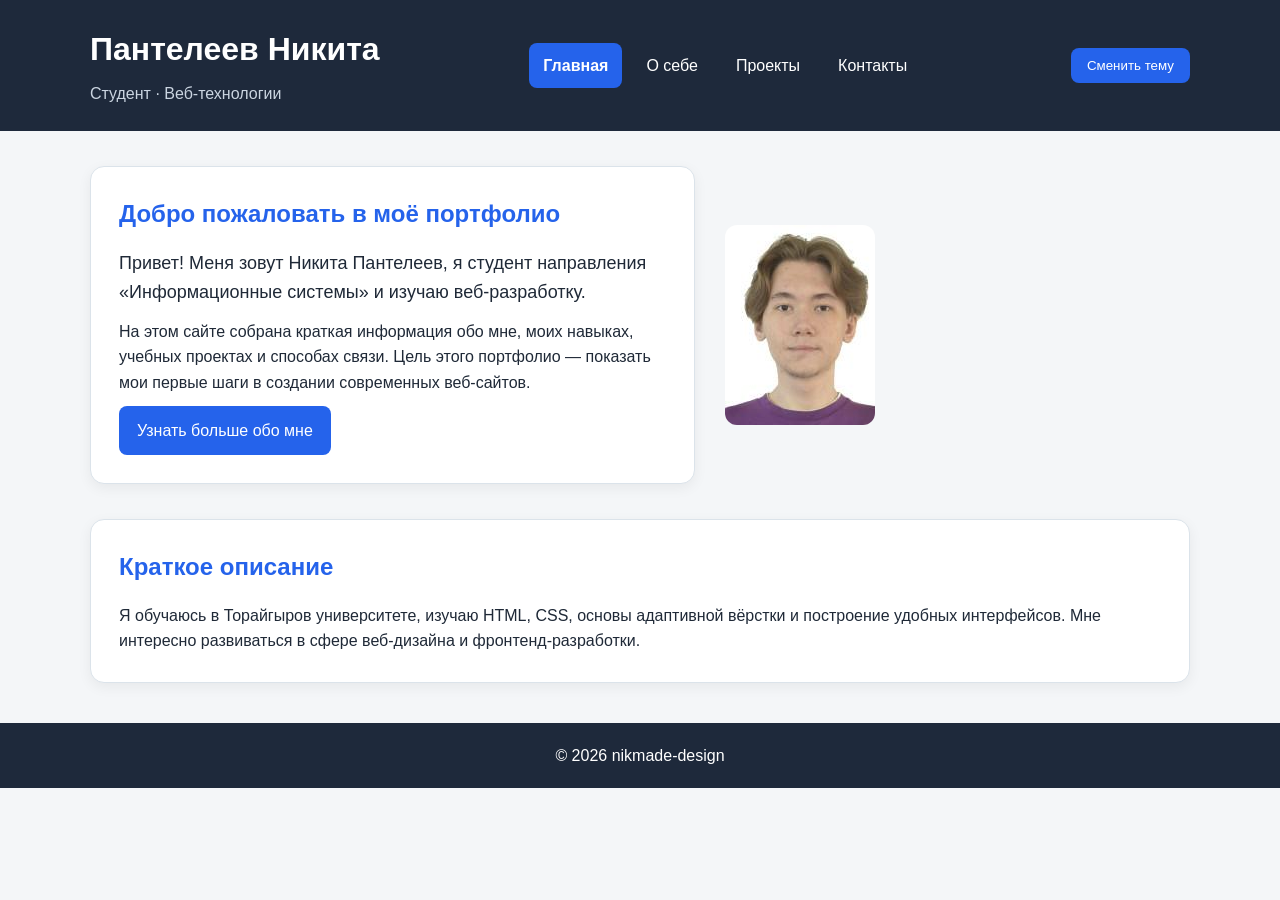
<file: index.html>
<!DOCTYPE html>
<html lang="ru">
<head>
    <meta charset="UTF-8">
    <meta name="viewport" content="width=device-width, initial-scale=1.0">
    <title>Портфолио | Главная</title>
    <link rel="stylesheet" href="style.css">
</head>
<body>
    <header class="header">
        <div class="container header-inner">
            <div>
                <h1 class="logo">Пантелеев Никита</h1>
                <p class="subtitle">Студент · Веб-технологии</p>
            </div>

            <nav class="nav">
                <a href="index.html" class="active">Главная</a>
                <a href="about.html">О себе</a>
                <a href="projects.html">Проекты</a>
                <a href="contact.html">Контакты</a>
            </nav>

            <button class="theme-toggle" id="themeToggle">Сменить тему</button>
        </div>
    </header>

    <main class="container">
        <section class="hero">
            <div class="hero-text">
                <h2>Добро пожаловать в моё портфолио</h2>
                <p class="hero-greeting">
                    Привет! Меня зовут Никита Пантелеев, я студент направления
                    «Информационные системы» и изучаю веб-разработку.
                </p>
                <p>
                    На этом сайте собрана краткая информация обо мне, моих навыках,
                    учебных проектах и способах связи. Цель этого портфолио —
                    показать мои первые шаги в создании современных веб-сайтов.
                </p>
                <a class="btn" href="about.html">Узнать больше обо мне</a>
            </div>

            <div class="hero-image">
                <img src="stud_photo (1).png" alt="Фото Пантелеева Никиты">
            </div>
        </section>

        <section class="card">
            <h2>Краткое описание</h2>
            <p>
                Я обучаюсь в Торайгыров университете, изучаю HTML, CSS,
                основы адаптивной вёрстки и построение удобных интерфейсов.
                Мне интересно развиваться в сфере веб-дизайна и фронтенд-разработки.
            </p>
        </section>
    </main>

    <footer class="footer">
        <div class="container">
            <p>© <span id="year"></span> nikmade-design</p>
        </div>
    </footer>

    <script src="script.js"></script>
</body>
</html>
</file>
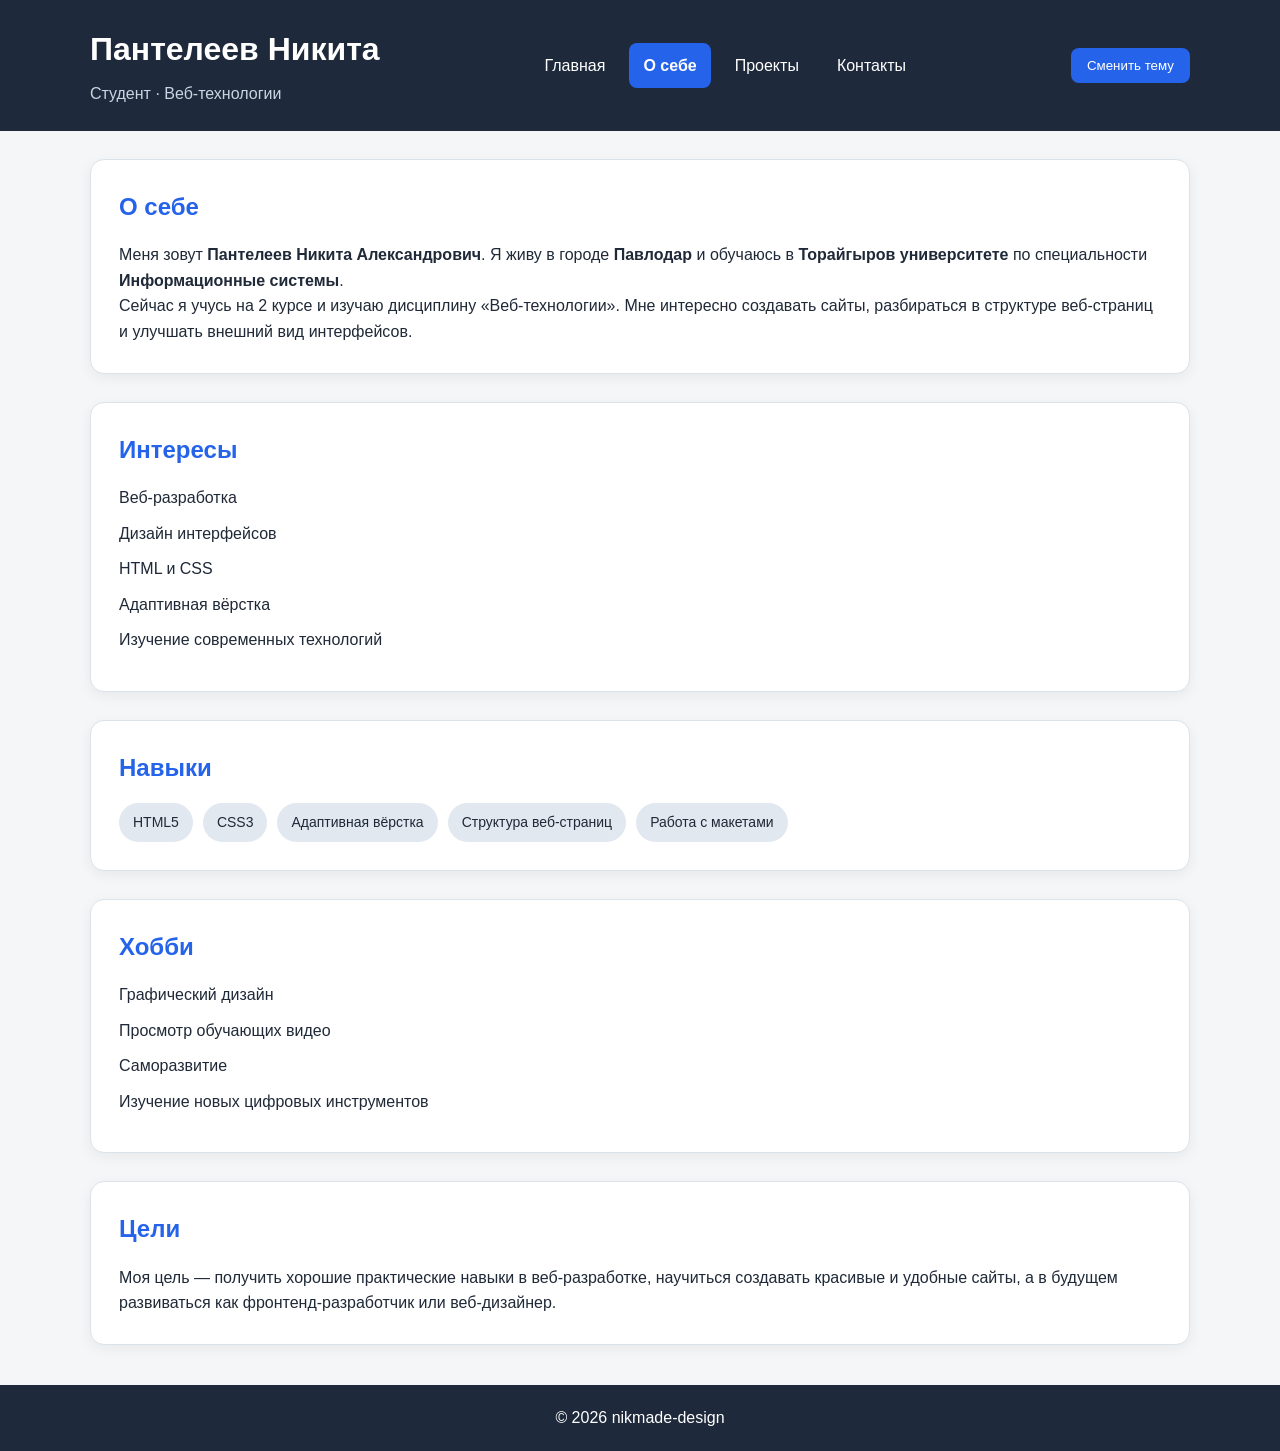
<file: about.html>
<!DOCTYPE html>
<html lang="ru">
<head>
    <meta charset="UTF-8">
    <meta name="viewport" content="width=device-width, initial-scale=1.0">
    <title>Портфолио | О себе</title>
    <link rel="stylesheet" href="style.css">
</head>
<body>
    <header class="header">
        <div class="container header-inner">
            <div>
                <h1 class="logo">Пантелеев Никита</h1>
                <p class="subtitle">Студент · Веб-технологии</p>
            </div>

            <nav class="nav">
                <a href="index.html">Главная</a>
                <a href="about.html" class="active">О себе</a>
                <a href="projects.html">Проекты</a>
                <a href="contact.html">Контакты</a>
            </nav>

            <button class="theme-toggle" id="themeToggle">Сменить тему</button>
        </div>
    </header>

    <main class="container">
        <section class="card">
            <h2>О себе</h2>
            <p>
                Меня зовут <strong>Пантелеев Никита Александрович</strong>.
                Я живу в городе <strong>Павлодар</strong> и обучаюсь в
                <strong>Торайгыров университете</strong> по специальности
                <strong>Информационные системы</strong>.
            </p>
            <p>
                Сейчас я учусь на 2 курсе и изучаю дисциплину
                «Веб-технологии». Мне интересно создавать сайты, разбираться
                в структуре веб-страниц и улучшать внешний вид интерфейсов.
            </p>
        </section>

        <section class="card">
            <h2>Интересы</h2>
            <ul class="info-list">
                <li>Веб-разработка</li>
                <li>Дизайн интерфейсов</li>
                <li>HTML и CSS</li>
                <li>Адаптивная вёрстка</li>
                <li>Изучение современных технологий</li>
            </ul>
        </section>

        <section class="card">
            <h2>Навыки</h2>
            <div class="skills">
                <span>HTML5</span>
                <span>CSS3</span>
                <span>Адаптивная вёрстка</span>
                <span>Структура веб-страниц</span>
                <span>Работа с макетами</span>
            </div>
        </section>

        <section class="card">
            <h2>Хобби</h2>
            <ul class="info-list">
                <li>Графический дизайн</li>
                <li>Просмотр обучающих видео</li>
                <li>Саморазвитие</li>
                <li>Изучение новых цифровых инструментов</li>
            </ul>
        </section>

        <section class="card">
            <h2>Цели</h2>
            <p>
                Моя цель — получить хорошие практические навыки в веб-разработке,
                научиться создавать красивые и удобные сайты, а в будущем
                развиваться как фронтенд-разработчик или веб-дизайнер.
            </p>
        </section>
    </main>

    <footer class="footer">
        <div class="container">
            <p>© <span id="year"></span> nikmade-design</p>
        </div>
    </footer>

    <script src="script.js"></script>
</body>
</html>
</file>
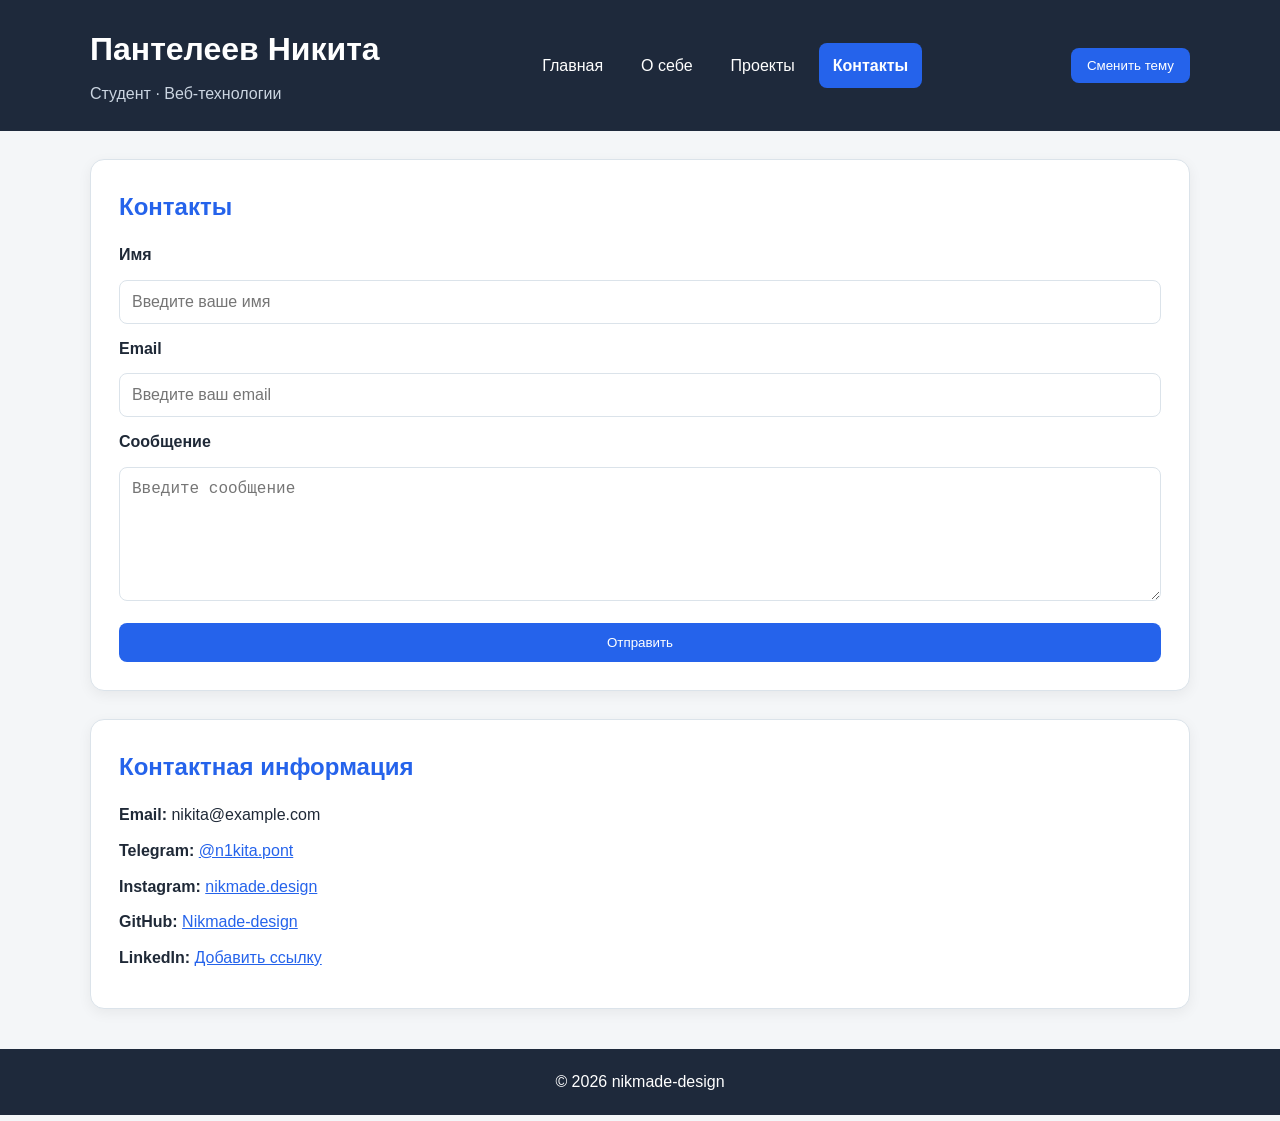
<file: contact.html>
<!DOCTYPE html>
<html lang="ru">
<head>
    <meta charset="UTF-8">
    <meta name="viewport" content="width=device-width, initial-scale=1.0">
    <title>Портфолио | Контакты</title>
    <link rel="stylesheet" href="style.css">
</head>
<body>
    <header class="header">
        <div class="container header-inner">
            <div>
                <h1 class="logo">Пантелеев Никита</h1>
                <p class="subtitle">Студент · Веб-технологии</p>
            </div>

            <nav class="nav">
                <a href="index.html">Главная</a>
                <a href="about.html">О себе</a>
                <a href="projects.html">Проекты</a>
                <a href="contact.html" class="active">Контакты</a>
            </nav>

            <button class="theme-toggle" id="themeToggle">Сменить тему</button>
        </div>
    </header>

    <main class="container">
        <section class="card">
            <h2>Контакты</h2>

            <form class="contact-form">
                <label for="name">Имя</label>
                <input type="text" id="name" name="name" placeholder="Введите ваше имя" required>

                <label for="email">Email</label>
                <input type="email" id="email" name="email" placeholder="Введите ваш email" required>

                <label for="message">Сообщение</label>
                <textarea id="message" name="message" rows="6" placeholder="Введите сообщение" required></textarea>

                <button type="submit" class="btn">Отправить</button>
            </form>
        </section>

        <section class="card">
            <h2>Контактная информация</h2>
            <ul class="info-list">
                <li><strong>Email:</strong> nikita@example.com</li>
                <li><strong>Telegram:</strong> <a href="#">@n1kita.pont</a></li>
                <li><strong>Instagram:</strong> <a href="https://www.instagram.com/nikmade.design" target="_blank">nikmade.design</a></li>
                <li><strong>GitHub:</strong> <a href="https://github.com/Nikmade-design/Universe2" target="_blank">Nikmade-design</a></li>
                <li><strong>LinkedIn:</strong> <a href="#">Добавить ссылку</a></li>
            </ul>
        </section>
    </main>

    <footer class="footer">
        <div class="container">
            <p>© <span id="year"></span> nikmade-design</p>
        </div>
    </footer>

    <script src="script.js"></script>
</body>
</html>
</file>
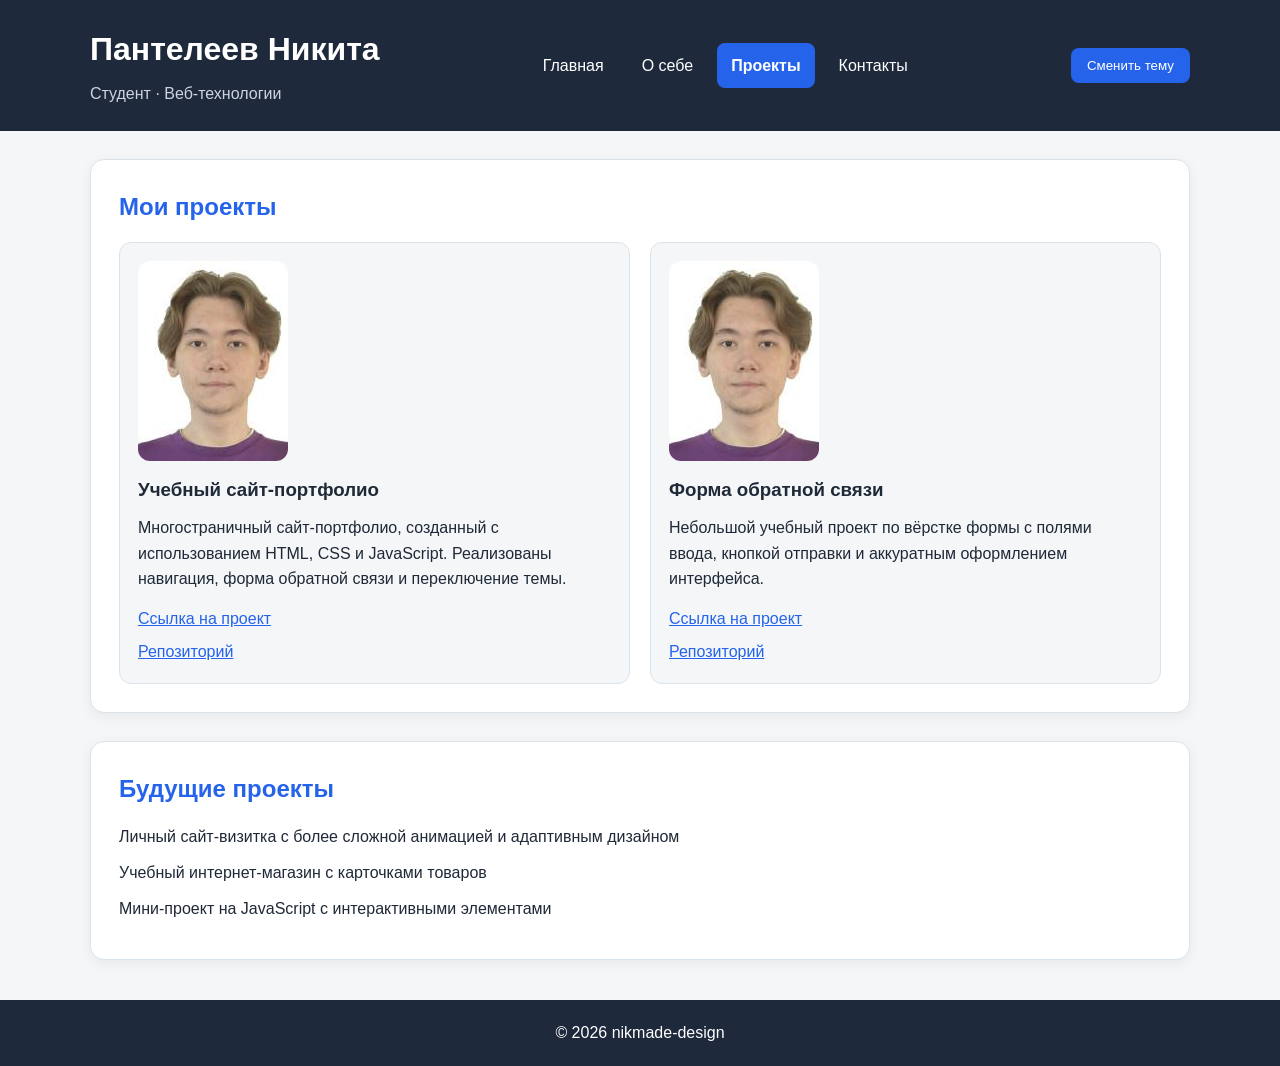
<file: projects.html>
<!DOCTYPE html>
<html lang="ru">
<head>
    <meta charset="UTF-8">
    <meta name="viewport" content="width=device-width, initial-scale=1.0">
    <title>Портфолио | Проекты</title>
    <link rel="stylesheet" href="style.css">
</head>
<body>
    <header class="header">
        <div class="container header-inner">
            <div>
                <h1 class="logo">Пантелеев Никита</h1>
                <p class="subtitle">Студент · Веб-технологии</p>
            </div>

            <nav class="nav">
                <a href="index.html">Главная</a>
                <a href="about.html">О себе</a>
                <a href="projects.html" class="active">Проекты</a>
                <a href="contact.html">Контакты</a>
            </nav>

            <button class="theme-toggle" id="themeToggle">Сменить тему</button>
        </div>
    </header>

    <main class="container">
        <section class="card">
            <h2>Мои проекты</h2>
            <div class="projects">
                <article class="project-card">
                    <img src="stud_photo (1).png" alt="Скриншот проекта Учебный сайт">
                    <h3>Учебный сайт-портфолио</h3>
                    <p>
                        Многостраничный сайт-портфолио, созданный с использованием
                        HTML, CSS и JavaScript. Реализованы навигация,
                        форма обратной связи и переключение темы.
                    </p>
                    <div class="project-links">
                        <a href="#">Ссылка на проект</a>
                        <a href="https://github.com/Nikmade-design/Universe2" target="_blank">Репозиторий</a>
                    </div>
                </article>

                <article class="project-card">
                    <img src="stud_photo (1).png" alt="Скриншот проекта Форма обратной связи">
                    <h3>Форма обратной связи</h3>
                    <p>
                        Небольшой учебный проект по вёрстке формы с полями ввода,
                        кнопкой отправки и аккуратным оформлением интерфейса.
                    </p>
                    <div class="project-links">
                        <a href="#">Ссылка на проект</a>
                        <a href="https://github.com/Nikmade-design/Universe2" target="_blank">Репозиторий</a>
                    </div>
                </article>
            </div>
        </section>

        <section class="card">
            <h2>Будущие проекты</h2>
            <ul class="info-list">
                <li>Личный сайт-визитка с более сложной анимацией и адаптивным дизайном</li>
                <li>Учебный интернет-магазин с карточками товаров</li>
                <li>Мини-проект на JavaScript с интерактивными элементами</li>
            </ul>
        </section>
    </main>

    <footer class="footer">
        <div class="container">
            <p>© <span id="year"></span> nikmade-design</p>
        </div>
    </footer>

    <script src="script.js"></script>
</body>
</html>
</file>
<file: style.css>
* {
    margin: 0;
    padding: 0;
    box-sizing: border-box;
}

:root {
    --bg: #f4f6f8;
    --card-bg: #ffffff;
    --text: #1f2937;
    --header-bg: #1e293b;
    --nav-bg: #0f172a;
    --accent: #2563eb;
    --accent-hover: #1d4ed8;
    --border: #dbe3ea;
    --muted: #64748b;
    --tag-bg: #e2e8f0;
}

body.dark-theme {
    --bg: #0f172a;
    --card-bg: #1e293b;
    --text: #f1f5f9;
    --header-bg: #020617;
    --nav-bg: #111827;
    --accent: #60a5fa;
    --accent-hover: #93c5fd;
    --border: #334155;
    --muted: #cbd5e1;
    --tag-bg: #334155;
}

body {
    font-family: Arial, Helvetica, sans-serif;
    background: var(--bg);
    color: var(--text);
    line-height: 1.6;
    transition: background 0.3s, color 0.3s;
}

img {
    max-width: 100%;
    display: block;
    border-radius: 12px;
}

.container {
    width: 90%;
    max-width: 1100px;
    margin: 0 auto;
}

.header {
    background: var(--header-bg);
    color: white;
    padding: 24px 0;
}

.header-inner {
    display: flex;
    align-items: center;
    justify-content: space-between;
    gap: 20px;
    flex-wrap: wrap;
}

.logo {
    font-size: 32px;
}

.subtitle {
    color: #cbd5e1;
    margin-top: 6px;
}

.nav {
    display: flex;
    gap: 10px;
    flex-wrap: wrap;
}

.nav a {
    color: white;
    text-decoration: none;
    padding: 10px 14px;
    border-radius: 8px;
    transition: background 0.3s, color 0.3s;
}

.nav a:hover {
    background: rgba(255, 255, 255, 0.12);
}

.nav a.active {
    background: var(--accent);
    color: white;
    font-weight: bold;
}

.theme-toggle {
    background: var(--accent);
    color: white;
    border: none;
    padding: 10px 16px;
    border-radius: 8px;
    cursor: pointer;
    transition: background 0.3s;
}

.theme-toggle:hover {
    background: var(--accent-hover);
}

.hero {
    display: grid;
    grid-template-columns: 1.3fr 1fr;
    gap: 30px;
    align-items: center;
    margin: 35px 0;
}

.hero-text,
.card {
    background: var(--card-bg);
    border: 1px solid var(--border);
    border-radius: 14px;
    padding: 28px;
    box-shadow: 0 4px 14px rgba(0, 0, 0, 0.06);
}

.hero-text h2,
.card h2 {
    margin-bottom: 16px;
    color: var(--accent);
}

.hero-greeting {
    font-size: 18px;
    margin-bottom: 12px;
}



.card {
    margin: 28px 0;
}

.info-list {
    list-style: none;
}

.info-list li {
    margin-bottom: 10px;
}

.skills {
    display: flex;
    flex-wrap: wrap;
    gap: 10px;
}

.skills span {
    background: var(--tag-bg);
    padding: 8px 14px;
    border-radius: 20px;
    font-size: 14px;
}

.projects {
    display: grid;
    grid-template-columns: repeat(auto-fit, minmax(280px, 1fr));
    gap: 20px;
}

.project-card {
    background: var(--bg);
    border: 1px solid var(--border);
    border-radius: 12px;
    padding: 18px;
}

.project-card h3 {
    margin: 14px 0 10px;
}

.project-links {
    margin-top: 14px;
    display: flex;
    flex-direction: column;
    gap: 8px;
}

.contact-form {
    display: flex;
    flex-direction: column;
    gap: 12px;
}

.contact-form label {
    font-weight: bold;
}

.contact-form input,
.contact-form textarea {
    width: 100%;
    padding: 12px;
    border: 1px solid var(--border);
    border-radius: 8px;
    background: transparent;
    color: var(--text);
    font-size: 16px;
}

.btn {
    display: inline-block;
    background: var(--accent);
    color: white;
    text-decoration: none;
    border: none;
    padding: 12px 18px;
    border-radius: 8px;
    cursor: pointer;
    margin-top: 10px;
    transition: background 0.3s;
}

.btn:hover {
    background: var(--accent-hover);
}

a {
    color: var(--accent);
}

a:hover {
    text-decoration: underline;
}

.footer {
    background: var(--header-bg);
    color: white;
    text-align: center;
    padding: 20px 0;
    margin-top: 40px;
}

@media (max-width: 768px) {
    .hero {
        grid-template-columns: 1fr;
    }

    .header-inner {
        flex-direction: column;
        align-items: flex-start;
    }

    .nav {
        width: 100%;
    }
}

@media (max-width: 480px) {
    .logo {
        font-size: 24px;
    }

    .nav {
        flex-direction: column;
        width: 100%;
    }

    .nav a,
    .theme-toggle {
        width: 100%;
        text-align: center;
    }
}
</file>
